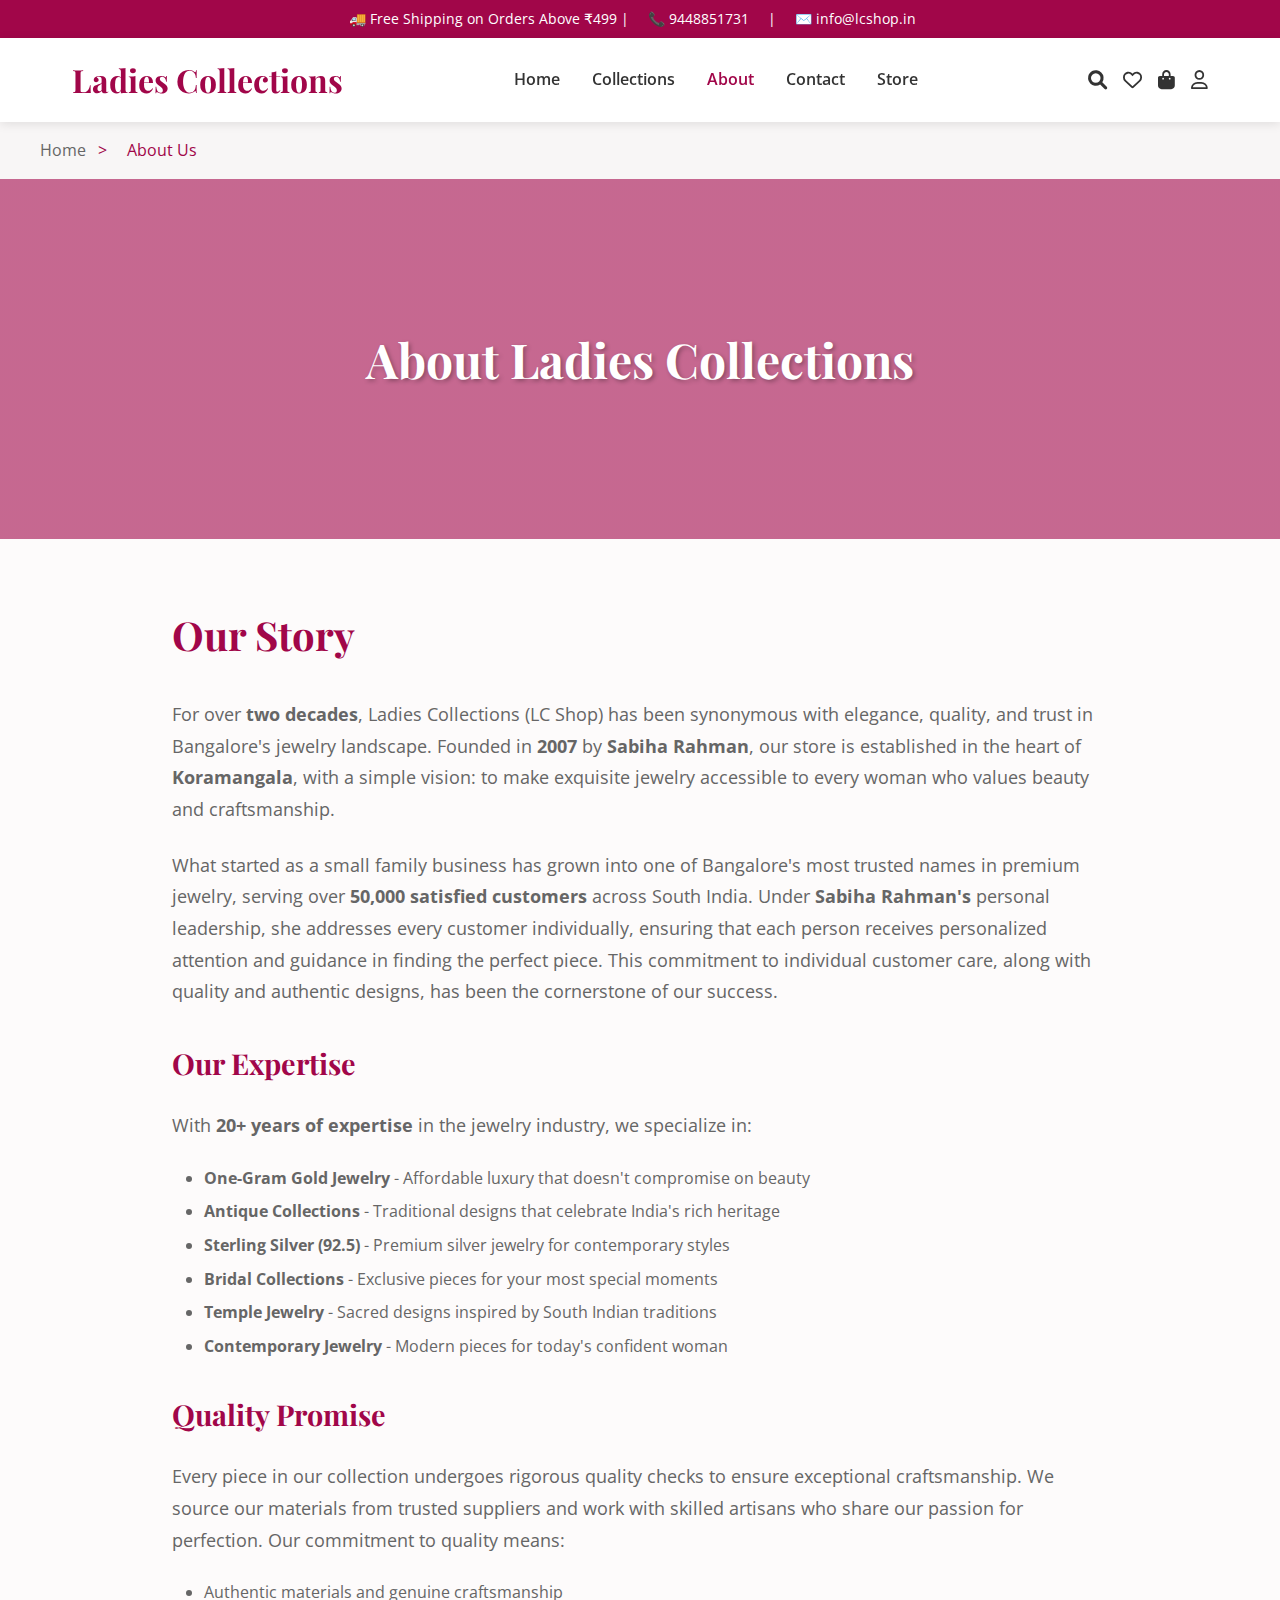
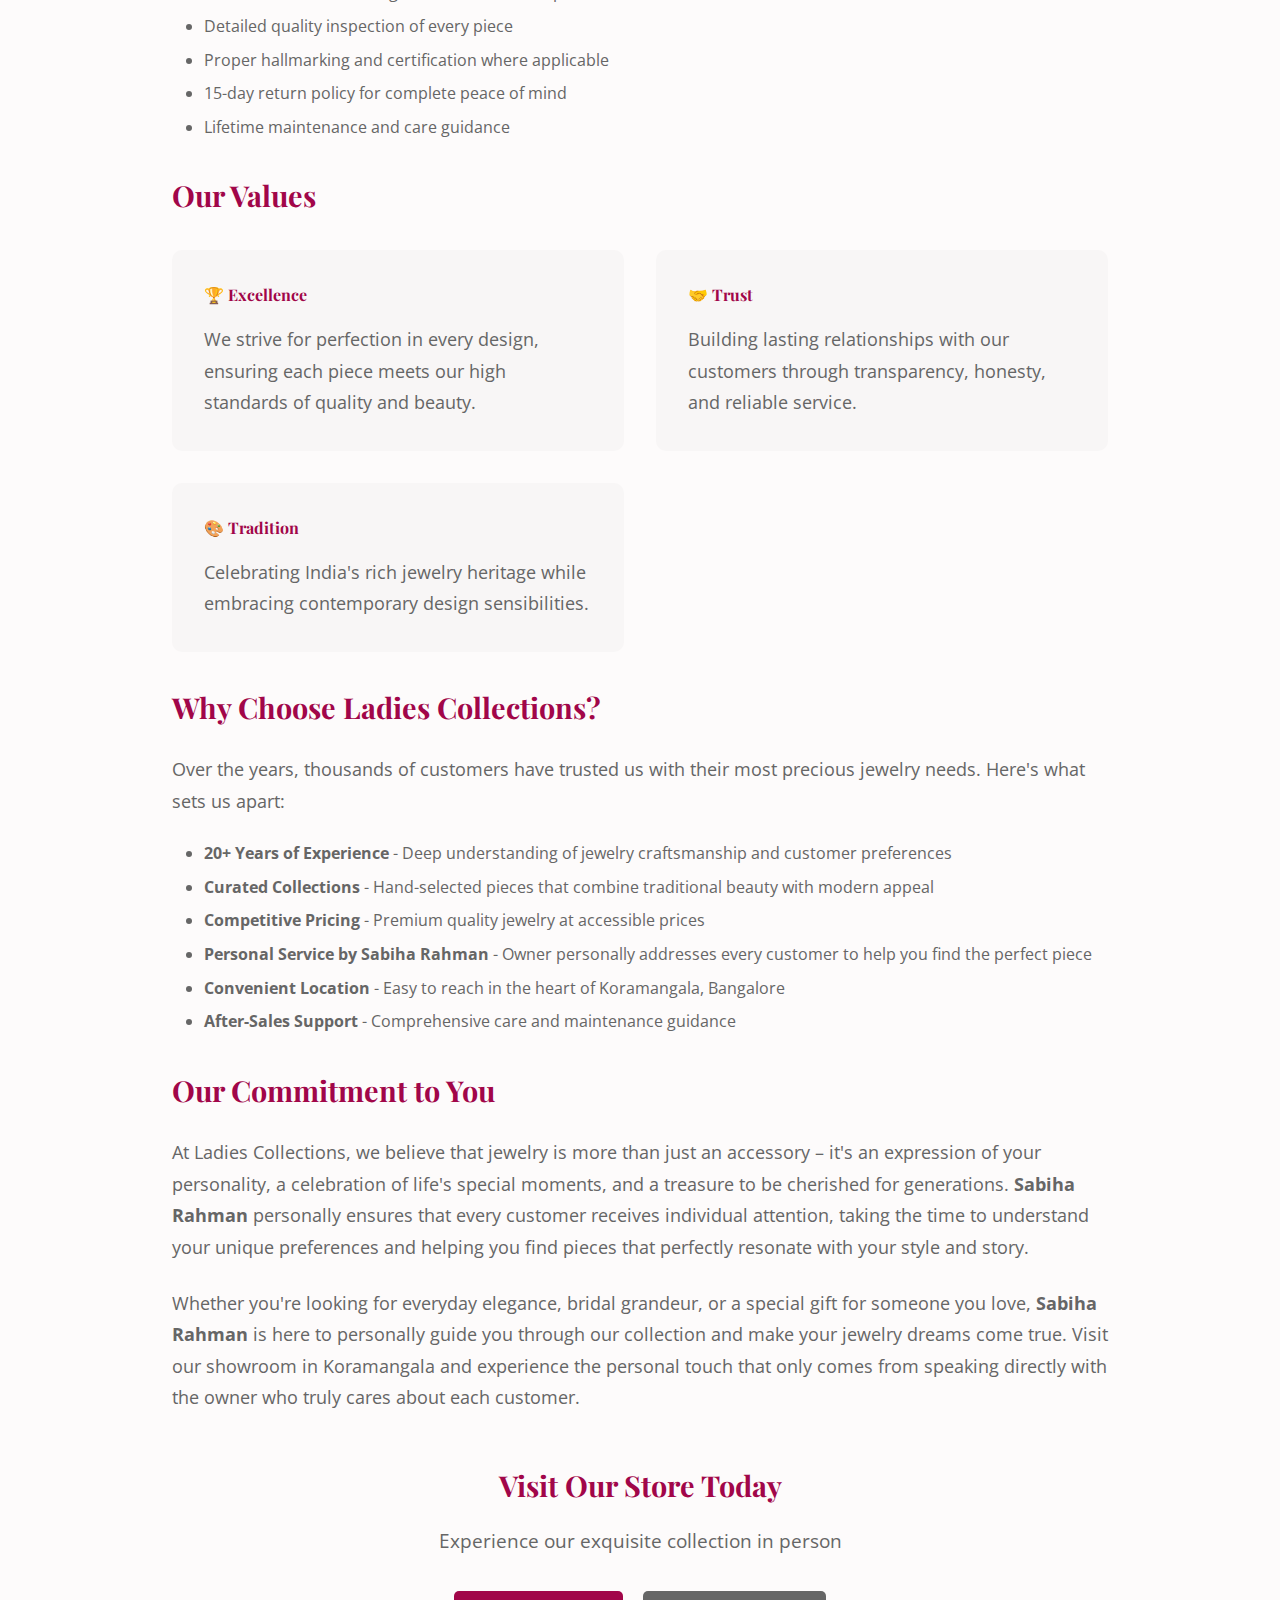
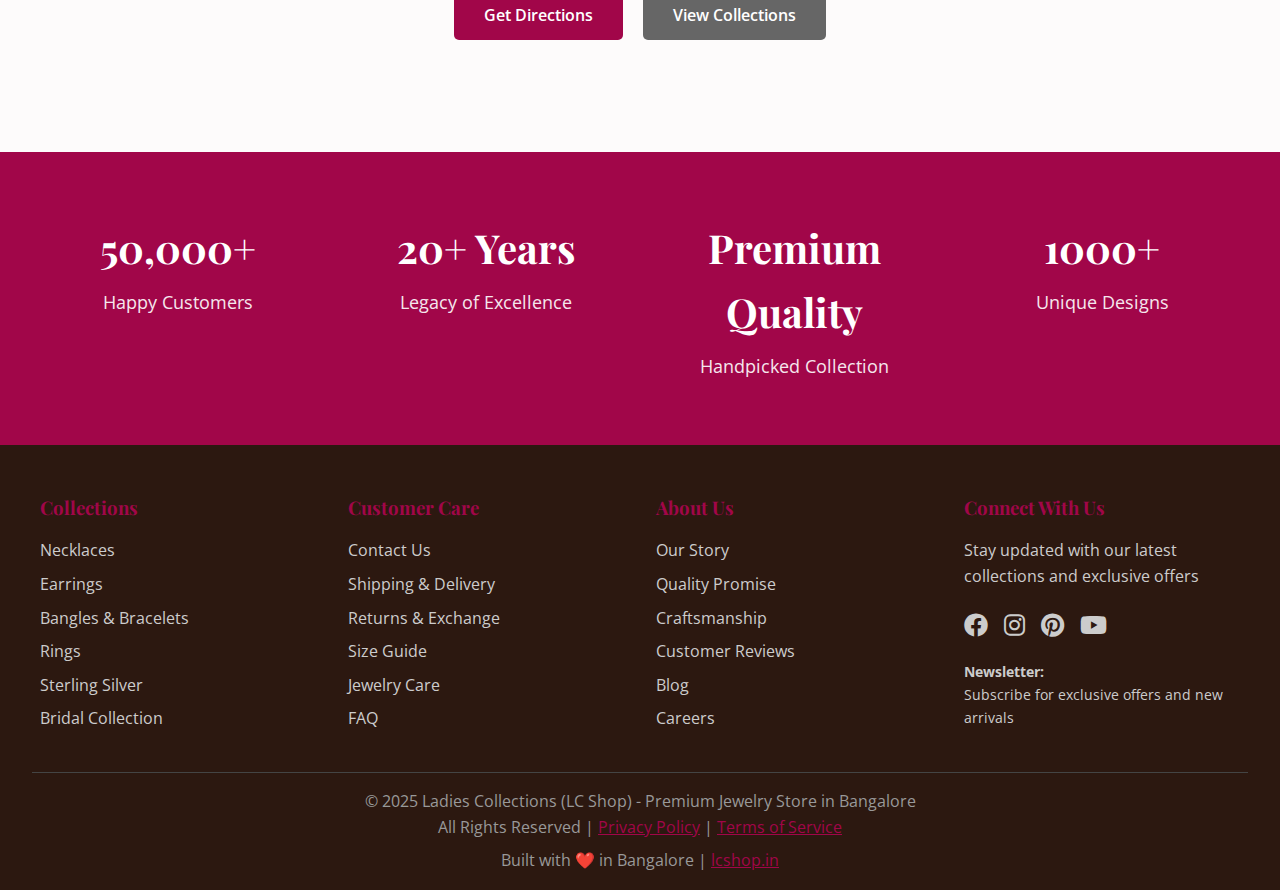
<file: about.html>
<!DOCTYPE html>
<html lang="en">
<head>
  <meta charset="UTF-8" />
  <meta name="viewport" content="width=device-width, initial-scale=1.0" />
  <title>About Us - Ladies Collections | 20+ Years of Premium Jewelry Excellence</title>
  <meta name="description" content="Discover the story behind Ladies Collections, Bangalore's trusted jewelry store for over 20 years. Premium one-gram gold, antique & silver jewelry in Koramangala.">
  <link href="https://fonts.googleapis.com/css2?family=Playfair+Display:wght@400;500;700&family=Open+Sans:wght@300;400;600&display=swap" rel="stylesheet">
  <link rel="stylesheet" href="https://cdnjs.cloudflare.com/ajax/libs/font-awesome/6.0.0/css/all.min.css">
  <link rel="stylesheet" href="css/style.css">
</head>
<body>

  <!-- Top Bar -->
  <div class="top-bar">
    <span>🚚 Free Shipping on Orders Above ₹499 | </span>
    <a href="tel:+919448851731">📞 9448851731</a>
    <span> | </span>
    <a href="mailto:info@lcshop.in">✉️ info@lcshop.in</a>
  </div>

  <!-- Header -->
  <header>
    <div class="header-content">
      <a href="index.html" class="logo">Ladies Collections</a>
      <nav>
        <ul class="nav-menu">
          <li><a href="index.html">Home</a></li>
          <li><a href="collections.html">Collections</a></li>
          <li><a href="about.html" class="active">About</a></li>
          <li><a href="contact.html">Contact</a></li>
          <li><a href="store.html">Store</a></li>
        </ul>
      </nav>
      <div class="header-actions">
        <a href="#search" title="Search"><i class="fas fa-search"></i></a>
        <a href="#wishlist" title="Wishlist"><i class="far fa-heart"></i></a>
        <a href="#cart" title="Cart"><i class="fas fa-shopping-bag"></i></a>
        <a href="#account" title="Account"><i class="far fa-user"></i></a>
      </div>
    </div>
  </header>

  <!-- Breadcrumb -->
  <div class="breadcrumb">
    <div class="breadcrumb-content">
      <a href="index.html">Home</a>
      <span>></span>
      <span>About Us</span>
    </div>
  </div>

  <!-- Page Hero -->
  <section class="page-hero">
    <h1>About Ladies Collections</h1>
  </section>

  <!-- About Content -->
  <section class="content-section">
    <h2>Our Story</h2>
    <p>
      For over <strong>two decades</strong>, Ladies Collections (LC Shop) has been synonymous with elegance, quality, and trust in Bangalore's jewelry landscape. Founded in <strong>2007</strong> by <strong>Sabiha Rahman</strong>, our store is established in the heart of <strong>Koramangala</strong>, with a simple vision: to make exquisite jewelry accessible to every woman who values beauty and craftsmanship.
    </p>
    <p>
      What started as a small family business has grown into one of Bangalore's most trusted names in premium jewelry, serving over <strong>50,000 satisfied customers</strong> across South India. Under <strong>Sabiha Rahman's</strong> personal leadership, she addresses every customer individually, ensuring that each person receives personalized attention and guidance in finding the perfect piece. This commitment to individual customer care, along with quality and authentic designs, has been the cornerstone of our success.
    </p>

    <h3>Our Expertise</h3>
    <p>
      With <strong>20+ years of expertise</strong> in the jewelry industry, we specialize in:
    </p>
    <ul>
      <li><strong>One-Gram Gold Jewelry</strong> - Affordable luxury that doesn't compromise on beauty</li>
      <li><strong>Antique Collections</strong> - Traditional designs that celebrate India's rich heritage</li>
      <li><strong>Sterling Silver (92.5)</strong> - Premium silver jewelry for contemporary styles</li>
      <li><strong>Bridal Collections</strong> - Exclusive pieces for your most special moments</li>
      <li><strong>Temple Jewelry</strong> - Sacred designs inspired by South Indian traditions</li>
      <li><strong>Contemporary Jewelry</strong> - Modern pieces for today's confident woman</li>
    </ul>

    <h3>Quality Promise</h3>
    <p>
      Every piece in our collection undergoes rigorous quality checks to ensure exceptional craftsmanship. We source our materials from trusted suppliers and work with skilled artisans who share our passion for perfection. Our commitment to quality means:
    </p>
    <ul>
      <li>Authentic materials and genuine craftsmanship</li>
      <li>Detailed quality inspection of every piece</li>
      <li>Proper hallmarking and certification where applicable</li>
      <li>15-day return policy for complete peace of mind</li>
      <li>Lifetime maintenance and care guidance</li>
    </ul>

    <h3>Our Values</h3>
    <div style="display: grid; grid-template-columns: repeat(auto-fit, minmax(300px, 1fr)); gap: 2rem; margin: 2rem 0;">
      <div style="background: #f8f6f6; padding: 2rem; border-radius: 10px;">
        <h4 style="color: #a10649; margin-bottom: 1rem; font-family: 'Playfair Display', serif;">🏆 Excellence</h4>
        <p style="margin: 0;">We strive for perfection in every design, ensuring each piece meets our high standards of quality and beauty.</p>
      </div>
      <div style="background: #f8f6f6; padding: 2rem; border-radius: 10px;">
        <h4 style="color: #a10649; margin-bottom: 1rem; font-family: 'Playfair Display', serif;">🤝 Trust</h4>
        <p style="margin: 0;">Building lasting relationships with our customers through transparency, honesty, and reliable service.</p>
      </div>
      <div style="background: #f8f6f6; padding: 2rem; border-radius: 10px;">
        <h4 style="color: #a10649; margin-bottom: 1rem; font-family: 'Playfair Display', serif;">🎨 Tradition</h4>
        <p style="margin: 0;">Celebrating India's rich jewelry heritage while embracing contemporary design sensibilities.</p>
      </div>
    </div>

    <h3>Why Choose Ladies Collections?</h3>
    <p>
      Over the years, thousands of customers have trusted us with their most precious jewelry needs. Here's what sets us apart:
    </p>
    <ul>
      <li><strong>20+ Years of Experience</strong> - Deep understanding of jewelry craftsmanship and customer preferences</li>
      <li><strong>Curated Collections</strong> - Hand-selected pieces that combine traditional beauty with modern appeal</li>
      <li><strong>Competitive Pricing</strong> - Premium quality jewelry at accessible prices</li>
      <li><strong>Personal Service by Sabiha Rahman</strong> - Owner personally addresses every customer to help you find the perfect piece</li>
      <li><strong>Convenient Location</strong> - Easy to reach in the heart of Koramangala, Bangalore</li>
      <li><strong>After-Sales Support</strong> - Comprehensive care and maintenance guidance</li>
    </ul>

    <h3>Our Commitment to You</h3>
    <p>
      At Ladies Collections, we believe that jewelry is more than just an accessory – it's an expression of your personality, a celebration of life's special moments, and a treasure to be cherished for generations. <strong>Sabiha Rahman</strong> personally ensures that every customer receives individual attention, taking the time to understand your unique preferences and helping you find pieces that perfectly resonate with your style and story.
    </p>
    <p>
      Whether you're looking for everyday elegance, bridal grandeur, or a special gift for someone you love, <strong>Sabiha Rahman</strong> is here to personally guide you through our collection and make your jewelry dreams come true. Visit our showroom in Koramangala and experience the personal touch that only comes from speaking directly with the owner who truly cares about each customer.
    </p>

    <div style="text-align: center; margin: 3rem 0;">
      <h3 style="color: #a10649; font-family: 'Playfair Display', serif; margin-bottom: 1rem;">Visit Our Store Today</h3>
      <p style="font-size: 1.2rem; margin-bottom: 2rem;">Experience our exquisite collection in person</p>
      <a href="contact.html" class="btn">Get Directions</a>
      <a href="collections.html" class="btn btn-secondary" style="margin-left: 1rem;">View Collections</a>
    </div>
  </section>

  <!-- Trust Section -->
  <section class="trust">
    <div class="trust-container">
      <div class="trust-item">
        <h3>50,000+</h3>
        <p>Happy Customers</p>
      </div>
      <div class="trust-item">
        <h3>20+ Years</h3>
        <p>Legacy of Excellence</p>
      </div>
      <div class="trust-item">
        <h3>Premium Quality</h3>
        <p>Handpicked Collection</p>
      </div>
      <div class="trust-item">
        <h3>1000+</h3>
        <p>Unique Designs</p>
      </div>
    </div>
  </section>

  <!-- Footer -->
  <footer>
    <div class="footer-content">
      <div class="footer-section">
        <h3>Collections</h3>
        <ul>
          <li><a href="collections/necklaces.html">Necklaces</a></li>
          <li><a href="collections/earrings.html">Earrings</a></li>
          <li><a href="collections/bangles.html">Bangles & Bracelets</a></li>
          <li><a href="collections/rings.html">Rings</a></li>
          <li><a href="collections/silver.html">Sterling Silver</a></li>
          <li><a href="collections/bridal.html">Bridal Collection</a></li>
        </ul>
      </div>
      <div class="footer-section">
        <h3>Customer Care</h3>
        <ul>
          <li><a href="contact.html">Contact Us</a></li>
          <li><a href="shipping.html">Shipping & Delivery</a></li>
          <li><a href="returns.html">Returns & Exchange</a></li>
          <li><a href="size-guide.html">Size Guide</a></li>
          <li><a href="care.html">Jewelry Care</a></li>
          <li><a href="faq.html">FAQ</a></li>
        </ul>
      </div>
      <div class="footer-section">
        <h3>About Us</h3>
        <ul>
          <li><a href="about.html">Our Story</a></li>
          <li><a href="quality.html">Quality Promise</a></li>
          <li><a href="craftsmanship.html">Craftsmanship</a></li>
          <li><a href="testimonials.html">Customer Reviews</a></li>
          <li><a href="blog.html">Blog</a></li>
          <li><a href="careers.html">Careers</a></li>
        </ul>
      </div>
      <div class="footer-section">
        <h3>Connect With Us</h3>
        <p style="margin-bottom: 1rem;">Stay updated with our latest collections and exclusive offers</p>
        <div class="social-links">
          <a href="https://facebook.com/ladiesCollectionsBangalore" title="Facebook"><i class="fab fa-facebook"></i></a>
          <a href="https://instagram.com/ladiesCollectionsBangalore" title="Instagram"><i class="fab fa-instagram"></i></a>
          <a href="https://pinterest.com/ladiesCollectionsBangalore" title="Pinterest"><i class="fab fa-pinterest"></i></a>
          <a href="https://youtube.com/ladiesCollectionsBangalore" title="YouTube"><i class="fab fa-youtube"></i></a>
        </div>
        <p style="margin-top: 1rem; font-size: 0.9rem;">
          <strong>Newsletter:</strong><br>
          Subscribe for exclusive offers and new arrivals
        </p>
      </div>
    </div>
    
    <div class="footer-bottom">
      <p>&copy; 2025 Ladies Collections (LC Shop) - Premium Jewelry Store in Bangalore</p>
      <p>All Rights Reserved | <a href="privacy.html" style="color: #a10649;">Privacy Policy</a> | <a href="terms.html" style="color: #a10649;">Terms of Service</a></p>
      <p style="margin-top: 0.5rem;">Built with ❤️ in Bangalore | <a href="https://lcshop.in" style="color: #a10649;">lcshop.in</a></p>
    </div>
  </footer>

  <script src="js/main.js"></script>
</body>
</html>
</file>
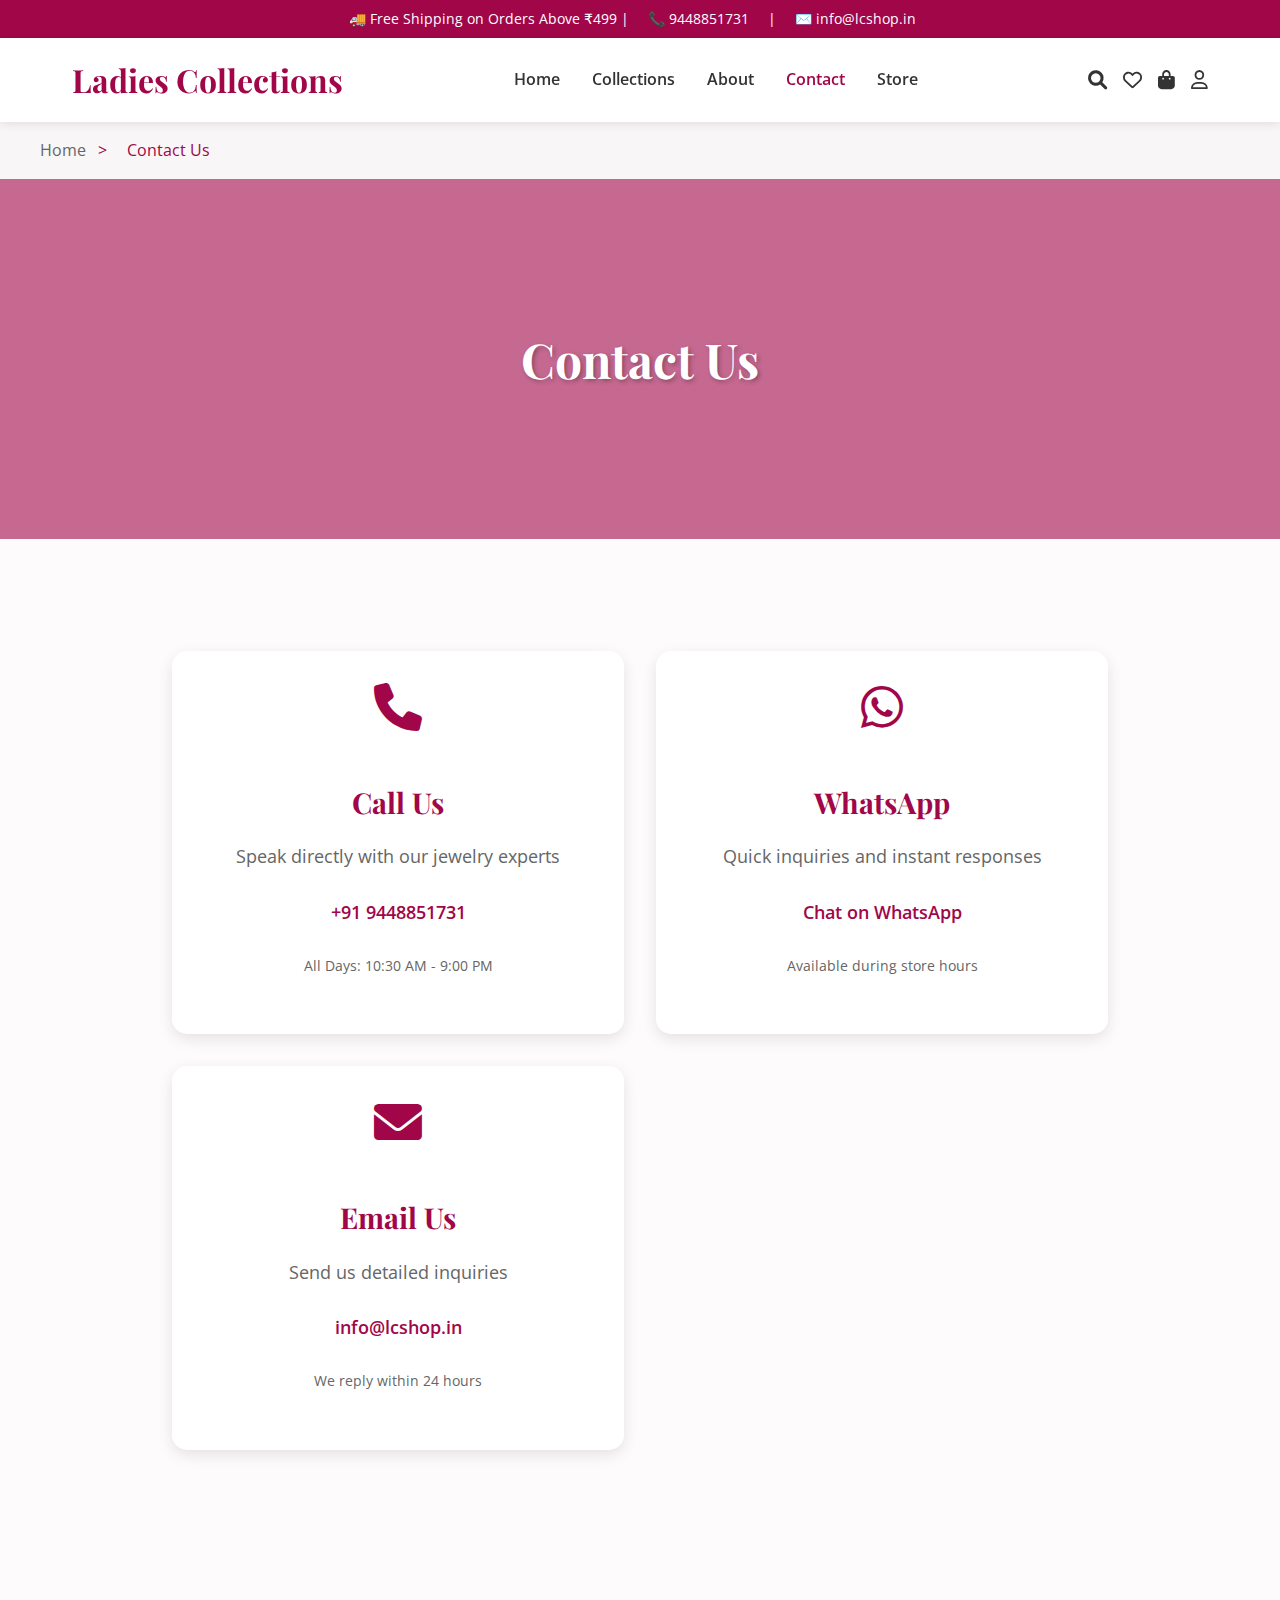
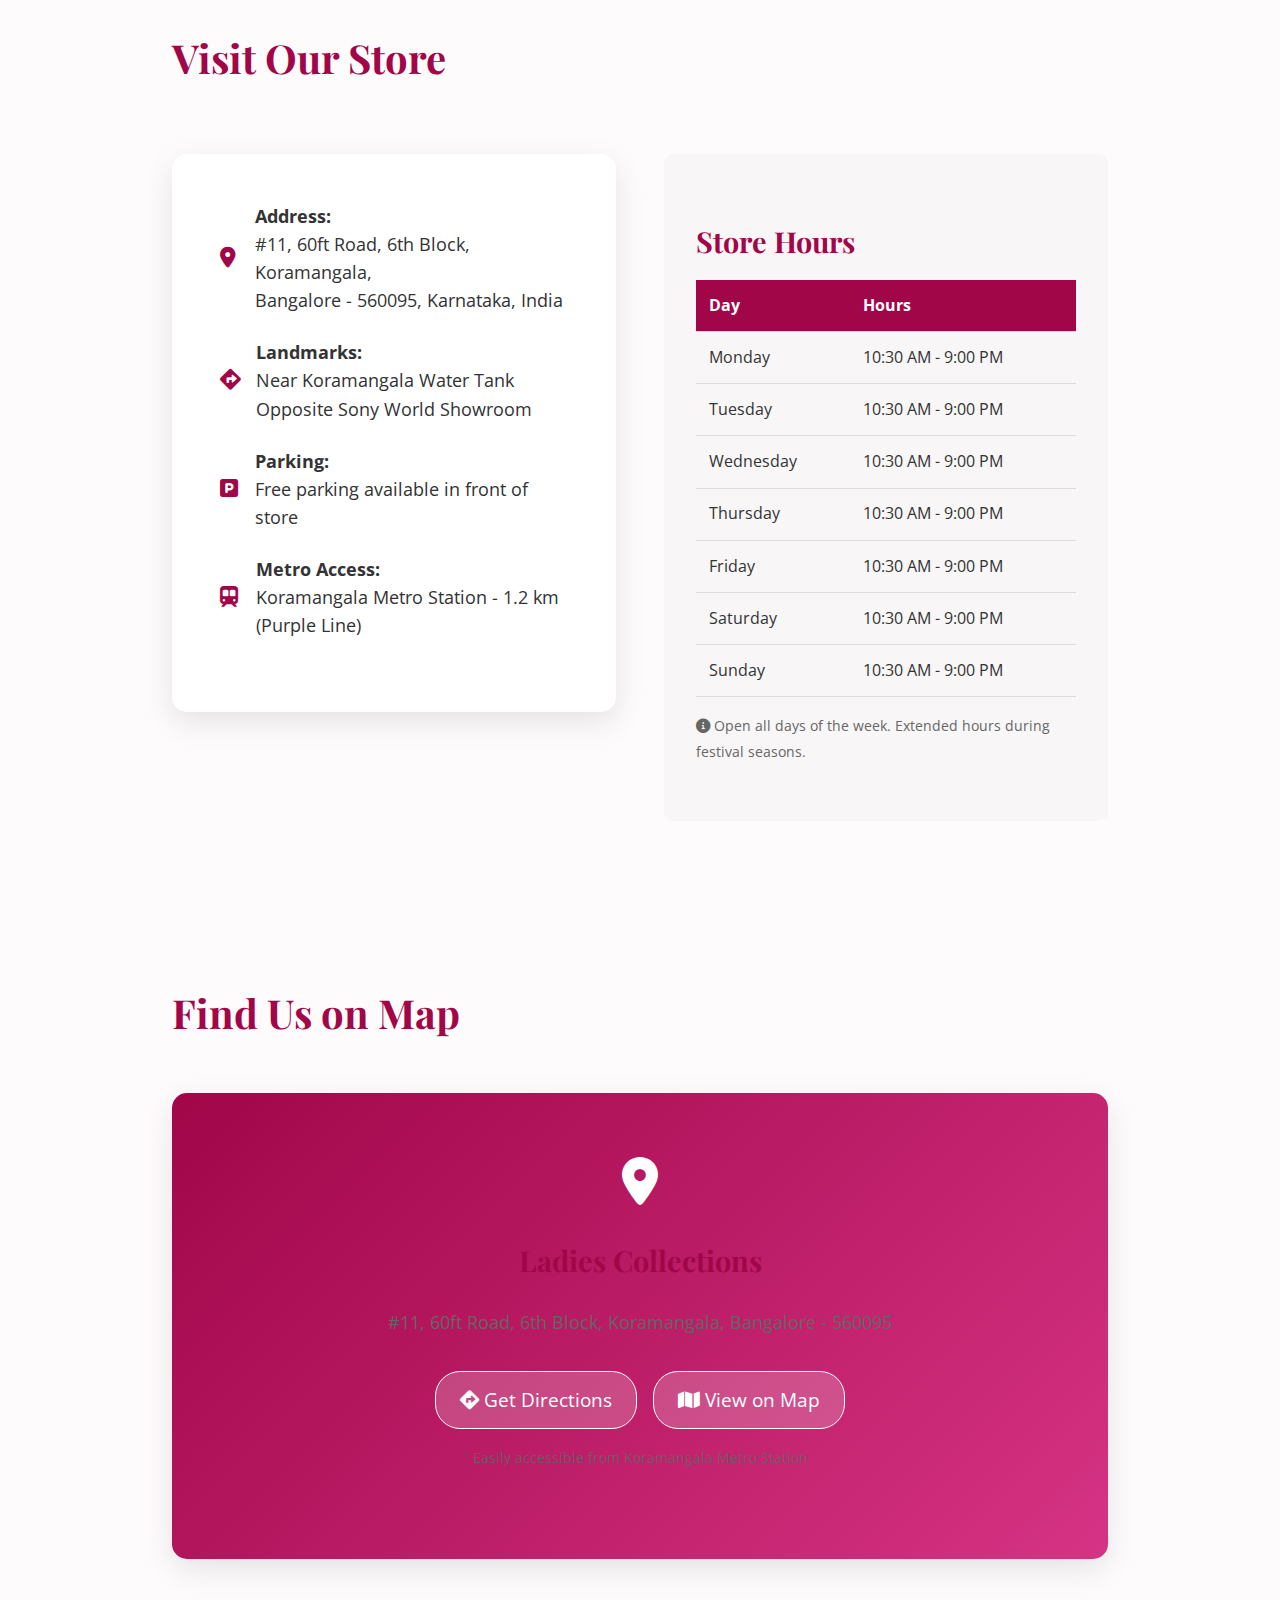
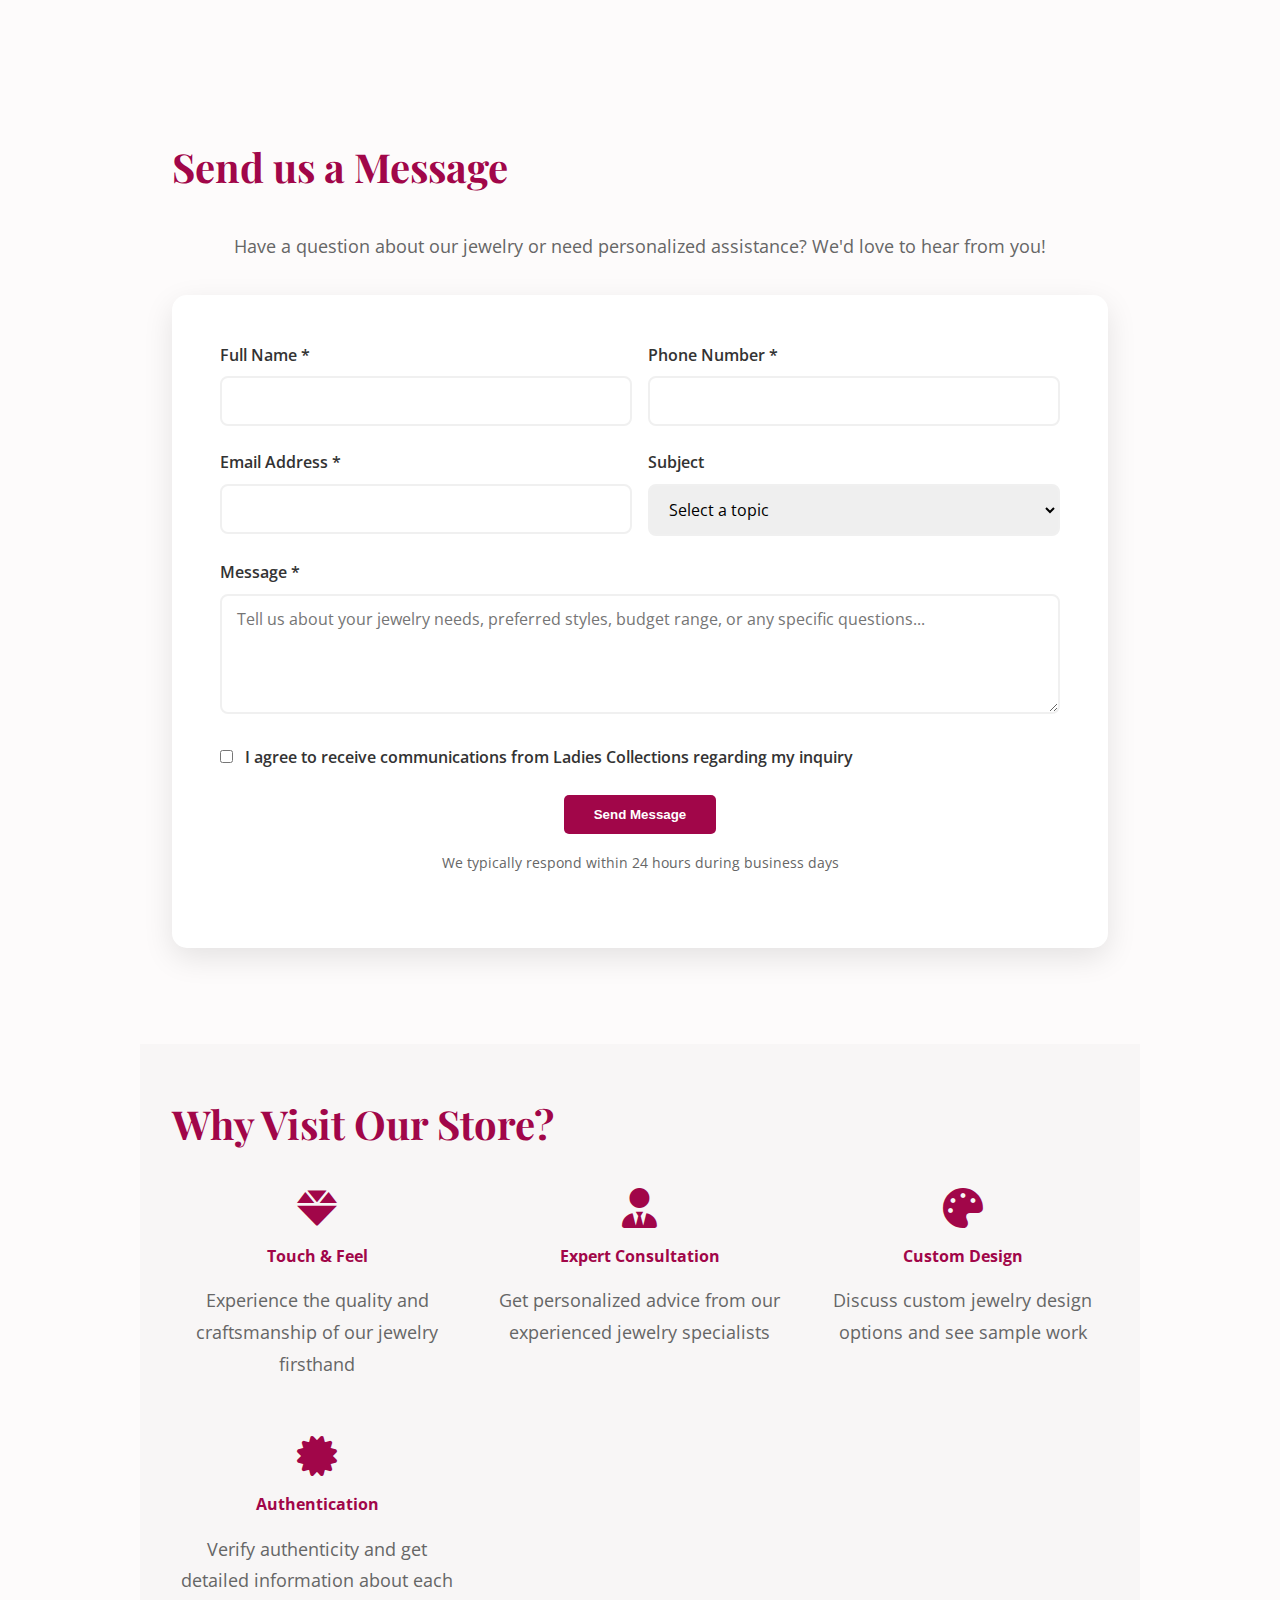
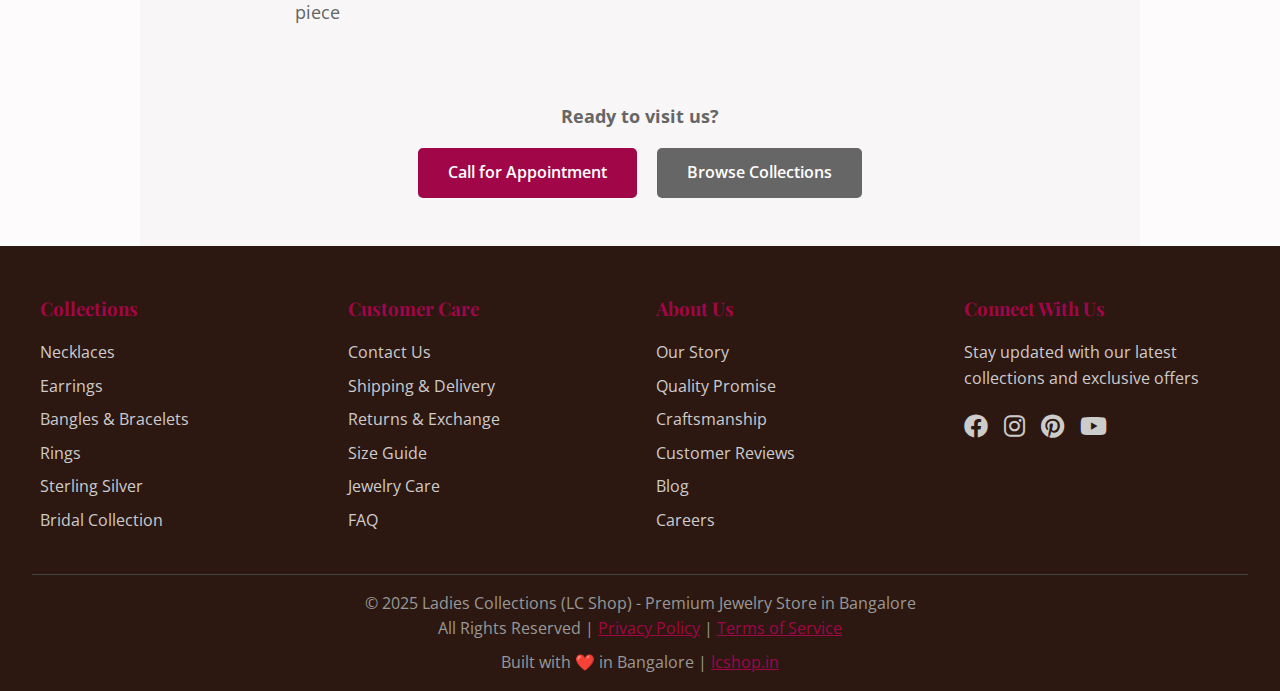
<file: contact.html>
<!DOCTYPE html>
<html lang="en">
<head>
  <meta charset="UTF-8" />
  <meta name="viewport" content="width=device-width, initial-scale=1.0" />
  <title>Contact Us - Ladies Collections | Visit Our Koramangala Store</title>
  <meta name="description" content="Visit Ladies Collections jewelry store in Koramangala, Bangalore. Get directions, store hours, contact details. Call +91 9448851731 or email info@lcshop.in">
  <link href="https://fonts.googleapis.com/css2?family=Playfair+Display:wght@400;500;700&family=Open+Sans:wght@300;400;600&display=swap" rel="stylesheet">
  <link rel="stylesheet" href="https://cdnjs.cloudflare.com/ajax/libs/font-awesome/6.0.0/css/all.min.css">
  <link rel="stylesheet" href="css/style.css">
  <style>
    .contact-form {
      background: white;
      padding: 3rem;
      border-radius: 15px;
      box-shadow: 0 10px 30px rgba(0,0,0,0.1);
      margin: 2rem 0;
    }
    
    .form-group {
      margin-bottom: 1.5rem;
    }
    
    .form-group label {
      display: block;
      margin-bottom: 0.5rem;
      font-weight: 600;
      color: #333;
    }
    
    .form-group input,
    .form-group textarea,
    .form-group select {
      width: 100%;
      padding: 12px 15px;
      border: 2px solid #f0f0f0;
      border-radius: 8px;
      font-size: 1rem;
      transition: border-color 0.3s;
      font-family: 'Open Sans', sans-serif;
    }
    
    .form-group input:focus,
    .form-group textarea:focus,
    .form-group select:focus {
      outline: none;
      border-color: #a10649;
    }
    
    .form-group textarea {
      resize: vertical;
      min-height: 120px;
    }
    
    .form-row {
      display: grid;
      grid-template-columns: 1fr 1fr;
      gap: 1rem;
    }
    
    .store-hours {
      background: #f8f6f6;
      padding: 2rem;
      border-radius: 10px;
      margin: 2rem 0;
    }
    
    .hours-table {
      width: 100%;
      border-collapse: collapse;
    }
    
    .hours-table th,
    .hours-table td {
      padding: 0.8rem;
      text-align: left;
      border-bottom: 1px solid #ddd;
    }
    
    .hours-table th {
      background-color: #a10649;
      color: white;
    }
    
    .hours-table tr:hover {
      background-color: #f5f5f5;
    }
    
    .contact-methods {
      display: grid;
      grid-template-columns: repeat(auto-fit, minmax(300px, 1fr));
      gap: 2rem;
      margin: 3rem 0;
    }
    
    .contact-method {
      background: white;
      padding: 2rem;
      border-radius: 15px;
      box-shadow: 0 5px 15px rgba(0,0,0,0.1);
      text-align: center;
      transition: transform 0.3s;
    }
    
    .contact-method:hover {
      transform: translateY(-5px);
    }
    
    .contact-method i {
      font-size: 3rem;
      color: #a10649;
      margin-bottom: 1rem;
    }
    
    .contact-method h3 {
      color: #a10649;
      margin-bottom: 1rem;
      font-family: 'Playfair Display', serif;
    }
    
    .contact-method a {
      color: #a10649;
      text-decoration: none;
      font-weight: 600;
    }
    
    .map-container {
      margin: 3rem 0;
      border-radius: 15px;
      overflow: hidden;
      box-shadow: 0 10px 30px rgba(0,0,0,0.1);
    }
    
    .map-placeholder {
      background: linear-gradient(135deg, #a10649, #d63384);
      color: white;
      padding: 4rem 2rem;
      text-align: center;
      font-size: 1.2rem;
    }
    
    @media (max-width: 768px) {
      .form-row {
        grid-template-columns: 1fr;
      }
      
      .contact-form {
        padding: 2rem 1rem;
      }
      
      .hours-table th,
      .hours-table td {
        padding: 0.5rem;
        font-size: 0.9rem;
      }
    }
  </style>
</head>
<body>

  <!-- Top Bar -->
  <div class="top-bar">
    <span>🚚 Free Shipping on Orders Above ₹499 | </span>
    <a href="tel:+919448851731">📞 9448851731</a>
    <span> | </span>
    <a href="mailto:info@lcshop.in">✉️ info@lcshop.in</a>
  </div>

  <!-- Header -->
  <header>
    <div class="header-content">
      <a href="index.html" class="logo">Ladies Collections</a>
      <nav>
        <ul class="nav-menu">
          <li><a href="index.html">Home</a></li>
          <li><a href="collections.html">Collections</a></li>
          <li><a href="about.html">About</a></li>
          <li><a href="contact.html" class="active">Contact</a></li>
          <li><a href="store.html">Store</a></li>
        </ul>
      </nav>
      <div class="header-actions">
        <a href="#search" title="Search"><i class="fas fa-search"></i></a>
        <a href="#wishlist" title="Wishlist"><i class="far fa-heart"></i></a>
        <a href="#cart" title="Cart"><i class="fas fa-shopping-bag"></i></a>
        <a href="#account" title="Account"><i class="far fa-user"></i></a>
      </div>
    </div>
  </header>

  <!-- Breadcrumb -->
  <div class="breadcrumb">
    <div class="breadcrumb-content">
      <a href="index.html">Home</a>
      <span>></span>
      <span>Contact Us</span>
    </div>
  </div>

  <!-- Page Hero -->
  <section class="page-hero">
    <h1>Contact Us</h1>
  </section>

  <!-- Contact Methods -->
  <section class="content-section">
    <div class="contact-methods">
      <div class="contact-method">
        <i class="fas fa-phone"></i>
        <h3>Call Us</h3>
        <p>Speak directly with our jewelry experts</p>
        <p><a href="tel:+919448851731">+91 9448851731</a></p>
        <p style="font-size: 0.9rem; color: #666; margin-top: 0.5rem;">All Days: 10:30 AM - 9:00 PM</p>
      </div>
      
      <div class="contact-method">
        <i class="fab fa-whatsapp"></i>
        <h3>WhatsApp</h3>
        <p>Quick inquiries and instant responses</p>
        <p><a href="https://wa.me/919448851731">Chat on WhatsApp</a></p>
        <p style="font-size: 0.9rem; color: #666; margin-top: 0.5rem;">Available during store hours</p>
      </div>
      
      <div class="contact-method">
        <i class="fas fa-envelope"></i>
        <h3>Email Us</h3>
        <p>Send us detailed inquiries</p>
        <p><a href="mailto:info@lcshop.in">info@lcshop.in</a></p>
        <p style="font-size: 0.9rem; color: #666; margin-top: 0.5rem;">We reply within 24 hours</p>
      </div>
    </div>
  </section>

  <!-- Store Information -->
  <section class="content-section">
    <h2>Visit Our Store</h2>
    <div style="display: grid; grid-template-columns: 1fr 1fr; gap: 3rem; align-items: start;" class="store-info-grid">
      <div>
        <div class="contact-card">
          <div class="contact-item">
            <i class="fas fa-map-marker-alt"></i>
            <div>
              <strong>Address:</strong><br>
              #11, 60ft Road, 6th Block, Koramangala,<br>
              Bangalore - 560095, Karnataka, India
            </div>
          </div>
          <div class="contact-item">
            <i class="fas fa-directions"></i>
            <div>
              <strong>Landmarks:</strong><br>
              Near Koramangala Water Tank<br>
              Opposite Sony World Showroom
            </div>
          </div>
          <div class="contact-item">
            <i class="fas fa-parking"></i>
            <div>
              <strong>Parking:</strong><br>
              Free parking available in front of store
            </div>
          </div>
          <div class="contact-item">
            <i class="fas fa-subway"></i>
            <div>
              <strong>Metro Access:</strong><br>
              Koramangala Metro Station - 1.2 km<br>
              (Purple Line)
            </div>
          </div>
        </div>
      </div>
      
      <div class="store-hours">
        <h3 style="color: #a10649; font-family: 'Playfair Display', serif; margin-bottom: 1rem;">Store Hours</h3>
        <table class="hours-table">
          <thead>
            <tr>
              <th>Day</th>
              <th>Hours</th>
            </tr>
          </thead>
          <tbody>
            <tr>
              <td>Monday</td>
              <td>10:30 AM - 9:00 PM</td>
            </tr>
            <tr>
              <td>Tuesday</td>
              <td>10:30 AM - 9:00 PM</td>
            </tr>
            <tr>
              <td>Wednesday</td>
              <td>10:30 AM - 9:00 PM</td>
            </tr>
            <tr>
              <td>Thursday</td>
              <td>10:30 AM - 9:00 PM</td>
            </tr>
            <tr>
              <td>Friday</td>
              <td>10:30 AM - 9:00 PM</td>
            </tr>
            <tr>
              <td>Saturday</td>
              <td>10:30 AM - 9:00 PM</td>
            </tr>
            <tr>
              <td>Sunday</td>
              <td>10:30 AM - 9:00 PM</td>
            </tr>
          </tbody>
        </table>
        <p style="margin-top: 1rem; font-size: 0.9rem; color: #666;">
          <i class="fas fa-info-circle"></i> 
          Open all days of the week. Extended hours during festival seasons.
        </p>
      </div>
    </div>
  </section>

  <!-- Map Section -->
  <section class="content-section">
    <h2>Find Us on Map</h2>
    <div class="map-container">
      <!-- You can replace this with actual Google Maps embed -->
      <div class="map-placeholder">
        <i class="fas fa-map-marker-alt" style="font-size: 3rem; margin-bottom: 1rem; display: block;"></i>
        <h3>Ladies Collections</h3>
        <p>#11, 60ft Road, 6th Block, Koramangala, Bangalore - 560095</p>
        <div style="margin-top: 2rem; display: flex; gap: 1rem; justify-content: center; flex-wrap: wrap;">
          <a href="https://maps.google.com/?q=Ladies+Collections,+11+60ft+Road+6th+Block+Koramangala+Bangalore+560095" 
             target="_blank" 
             style="color: white; text-decoration: none; background: rgba(255,255,255,0.2); padding: 0.8rem 1.5rem; border-radius: 25px; border: 1px solid white; transition: all 0.3s;"
             rel="noopener noreferrer"
             onmouseover="this.style.background='rgba(255,255,255,0.3)'"
             onmouseout="this.style.background='rgba(255,255,255,0.2)'">
            <i class="fas fa-directions"></i> Get Directions
          </a>
          <a href="https://maps.google.com/search/Ladies+Collections+Koramangala+Bangalore" 
             target="_blank" 
             style="color: white; text-decoration: none; background: rgba(255,255,255,0.2); padding: 0.8rem 1.5rem; border-radius: 25px; border: 1px solid white; transition: all 0.3s;"
             rel="noopener noreferrer"
             onmouseover="this.style.background='rgba(255,255,255,0.3)'"
             onmouseout="this.style.background='rgba(255,255,255,0.2)'">
            <i class="fas fa-map"></i> View on Map
          </a>
        </div>
        <p style="font-size: 0.9rem; margin-top: 1rem; opacity: 0.8;">
          Easily accessible from Koramangala Metro Station
        </p>
      </div>
    </div>
  </section>

  <!-- Contact Form -->
  <section class="content-section">
    <h2>Send us a Message</h2>
    <p style="text-align: center; margin-bottom: 2rem; color: #666;">
      Have a question about our jewelry or need personalized assistance? We'd love to hear from you!
    </p>
    
    <div class="contact-form">
      <form id="contact-form">
        <div class="form-row">
          <div class="form-group">
            <label for="name">Full Name *</label>
            <input type="text" id="name" name="name" required>
          </div>
          <div class="form-group">
            <label for="phone">Phone Number *</label>
            <input type="tel" id="phone" name="phone" required>
          </div>
        </div>
        
        <div class="form-row">
          <div class="form-group">
            <label for="email">Email Address *</label>
            <input type="email" id="email" name="email" required>
          </div>
          <div class="form-group">
            <label for="subject">Subject</label>
            <select id="subject" name="subject">
              <option value="">Select a topic</option>
              <option value="product-inquiry">Product Inquiry</option>
              <option value="custom-order">Custom Order</option>
              <option value="bridal-consultation">Bridal Consultation</option>
              <option value="repair-service">Repair Service</option>
              <option value="return-exchange">Return/Exchange</option>
              <option value="general">General Question</option>
            </select>
          </div>
        </div>
        
        <div class="form-group">
          <label for="message">Message *</label>
          <textarea id="message" name="message" placeholder="Tell us about your jewelry needs, preferred styles, budget range, or any specific questions..." required></textarea>
        </div>
        
        <div class="form-group">
          <label>
            <input type="checkbox" required style="width: auto; margin-right: 0.5rem;">
            I agree to receive communications from Ladies Collections regarding my inquiry
          </label>
        </div>
        
        <div style="text-align: center;">
          <button type="submit" class="btn">Send Message</button>
          <p style="font-size: 0.9rem; color: #666; margin-top: 1rem;">
            We typically respond within 24 hours during business days
          </p>
        </div>
      </form>
    </div>
  </section>

  <!-- Additional Info -->
  <section class="content-section" style="background-color: #f8f6f6; padding: 3rem 2rem;">
    <h2>Why Visit Our Store?</h2>
    <div style="display: grid; grid-template-columns: repeat(auto-fit, minmax(250px, 1fr)); gap: 2rem; margin-top: 2rem;">
      <div style="text-align: center;">
        <i class="fas fa-gem" style="font-size: 2.5rem; color: #a10649; margin-bottom: 1rem;"></i>
        <h4 style="color: #a10649; margin-bottom: 1rem;">Touch & Feel</h4>
        <p>Experience the quality and craftsmanship of our jewelry firsthand</p>
      </div>
      <div style="text-align: center;">
        <i class="fas fa-user-tie" style="font-size: 2.5rem; color: #a10649; margin-bottom: 1rem;"></i>
        <h4 style="color: #a10649; margin-bottom: 1rem;">Expert Consultation</h4>
        <p>Get personalized advice from our experienced jewelry specialists</p>
      </div>
      <div style="text-align: center;">
        <i class="fas fa-palette" style="font-size: 2.5rem; color: #a10649; margin-bottom: 1rem;"></i>
        <h4 style="color: #a10649; margin-bottom: 1rem;">Custom Design</h4>
        <p>Discuss custom jewelry design options and see sample work</p>
      </div>
      <div style="text-align: center;">
        <i class="fas fa-certificate" style="font-size: 2.5rem; color: #a10649; margin-bottom: 1rem;"></i>
        <h4 style="color: #a10649; margin-bottom: 1rem;">Authentication</h4>
        <p>Verify authenticity and get detailed information about each piece</p>
      </div>
    </div>
    
    <div style="text-align: center; margin-top: 3rem;">
      <p style="font-size: 1.1rem; margin-bottom: 1rem; color: #666;">
        <strong>Ready to visit us?</strong>
      </p>
      <a href="tel:+919448851731" class="btn">Call for Appointment</a>
      <a href="collections.html" class="btn btn-secondary" style="margin-left: 1rem;">Browse Collections</a>
    </div>
  </section>

  <!-- Footer -->
  <footer>
    <div class="footer-content">
      <div class="footer-section">
        <h3>Collections</h3>
        <ul>
          <li><a href="collections/necklaces.html">Necklaces</a></li>
          <li><a href="collections/earrings.html">Earrings</a></li>
          <li><a href="collections/bangles.html">Bangles & Bracelets</a></li>
          <li><a href="collections/rings.html">Rings</a></li>
          <li><a href="collections/silver.html">Sterling Silver</a></li>
          <li><a href="collections/bridal.html">Bridal Collection</a></li>
        </ul>
      </div>
      <div class="footer-section">
        <h3>Customer Care</h3>
        <ul>
          <li><a href="contact.html">Contact Us</a></li>
          <li><a href="shipping.html">Shipping & Delivery</a></li>
          <li><a href="returns.html">Returns & Exchange</a></li>
          <li><a href="size-guide.html">Size Guide</a></li>
          <li><a href="care.html">Jewelry Care</a></li>
          <li><a href="faq.html">FAQ</a></li>
        </ul>
      </div>
      <div class="footer-section">
        <h3>About Us</h3>
        <ul>
          <li><a href="about.html">Our Story</a></li>
          <li><a href="quality.html">Quality Promise</a></li>
          <li><a href="craftsmanship.html">Craftsmanship</a></li>
          <li><a href="testimonials.html">Customer Reviews</a></li>
          <li><a href="blog.html">Blog</a></li>
          <li><a href="careers.html">Careers</a></li>
        </ul>
      </div>
      <div class="footer-section">
        <h3>Connect With Us</h3>
        <p style="margin-bottom: 1rem;">Stay updated with our latest collections and exclusive offers</p>
        <div class="social-links">
          <a href="https://facebook.com/ladiesCollectionsBangalore" title="Facebook"><i class="fab fa-facebook"></i></a>
          <a href="https://instagram.com/lcshop.in" title="Instagram"><i class="fab fa-instagram"></i></a>
          <a href="https://pinterest.com/ladiesCollectionsBangalore" title="Pinterest"><i class="fab fa-pinterest"></i></a>
          <a href="https://youtube.com/ladiesCollectionsBangalore" title="YouTube"><i class="fab fa-youtube"></i></a>
        </div>
      </div>
    </div>
    
    <div class="footer-bottom">
      <p>&copy; 2025 Ladies Collections (LC Shop) - Premium Jewelry Store in Bangalore</p>
      <p>All Rights Reserved | <a href="privacy.html" style="color: #a10649;">Privacy Policy</a> | <a href="terms.html" style="color: #a10649;">Terms of Service</a></p>
      <p style="margin-top: 0.5rem;">Built with ❤️ in Bangalore | <a href="https://lcshop.in" style="color: #a10649;">lcshop.in</a></p>
    </div>
  </footer>

  <script src="js/main.js"></script>
  <style>
    @media (max-width: 768px) {
      .store-info-grid {
        grid-template-columns: 1fr !important;
        gap: 2rem !important;
      }
    }
  </style>
</body>
</html>
</file>
<file: css/style.css>
/* Ladies Collections - Shared Stylesheet */
* { 
  margin: 0; 
  padding: 0; 
  box-sizing: border-box; 
}

body {
  font-family: 'Open Sans', sans-serif;
  line-height: 1.6;
  color: #333;
  background-color: #fdfbfb;
}

/* Header Styles */
.top-bar {
  background-color: #a10649;
  color: white;
  padding: 8px 0;
  font-size: 14px;
  text-align: center;
}

.top-bar a {
  color: white;
  text-decoration: none;
  margin: 0 15px;
}

header {
  background-color: #fff;
  box-shadow: 0 2px 10px rgba(0,0,0,0.1);
  position: sticky;
  top: 0;
  z-index: 100;
}

.header-content {
  max-width: 1200px;
  margin: 0 auto;
  display: flex;
  justify-content: space-between;
  align-items: center;
  padding: 1rem 2rem;
}

.logo {
  font-family: 'Playfair Display', serif;
  font-size: 2rem;
  font-weight: 700;
  color: #a10649;
  text-decoration: none;
}

.nav-menu {
  display: flex;
  list-style: none;
  gap: 2rem;
}

.nav-menu a {
  text-decoration: none;
  color: #333;
  font-weight: 600;
  transition: color 0.3s;
}

.nav-menu a:hover,
.nav-menu a.active {
  color: #a10649;
}

.header-actions {
  display: flex;
  align-items: center;
  gap: 1rem;
}

.header-actions a {
  color: #333;
  font-size: 1.2rem;
  text-decoration: none;
  transition: color 0.3s;
}

.header-actions a:hover {
  color: #a10649;
}

/* Hero Carousel Section */
.hero-carousel {
  position: relative;
  height: 70vh;
  overflow: hidden;
}

.carousel-container {
  position: relative;
  width: 100%;
  height: 100%;
}

.carousel-slide {
  position: absolute;
  top: 0;
  left: 0;
  width: 100%;
  height: 100%;
  background-size: cover;
  background-position: center;
  background-repeat: no-repeat;
  display: flex;
  align-items: center;
  justify-content: center;
  text-align: center;
  color: white;
  opacity: 0;
  transition: opacity 1s ease-in-out;
}

.carousel-slide::before {
  content: '';
  position: absolute;
  top: 0;
  left: 0;
  right: 0;
  bottom: 0;
  background: linear-gradient(rgba(161, 6, 73, 0.4), rgba(161, 6, 73, 0.4));
  z-index: 1;
}

.carousel-slide.active {
  opacity: 1;
}

.hero-content {
  position: relative;
  z-index: 2;
  max-width: 800px;
  padding: 2rem;
}

.carousel-nav {
  position: absolute;
  top: 50%;
  transform: translateY(-50%);
  z-index: 3;
  width: 100%;
  display: flex;
  justify-content: space-between;
  padding: 0 2rem;
}

.carousel-prev,
.carousel-next {
  background: rgba(255, 255, 255, 0.2);
  border: 2px solid white;
  color: white;
  width: 50px;
  height: 50px;
  border-radius: 50%;
  font-size: 1.5rem;
  cursor: pointer;
  transition: all 0.3s ease;
  backdrop-filter: blur(10px);
}

.carousel-prev:hover,
.carousel-next:hover {
  background: rgba(255, 255, 255, 0.3);
  transform: scale(1.1);
}

.carousel-dots {
  position: absolute;
  bottom: 2rem;
  left: 50%;
  transform: translateX(-50%);
  z-index: 3;
  display: flex;
  gap: 1rem;
}

.dot {
  width: 12px;
  height: 12px;
  border-radius: 50%;
  background: rgba(255, 255, 255, 0.5);
  cursor: pointer;
  transition: all 0.3s ease;
}

.dot.active,
.dot:hover {
  background: white;
  transform: scale(1.2);
}

/* Legacy hero class for compatibility */
.hero {
  background: linear-gradient(rgba(161, 6, 73, 0.4), rgba(161, 6, 73, 0.4)), 
              url('https://images.unsplash.com/photo-1515562141207-7a88fb7ce338?auto=format&fit=crop&w=1350&q=80') center/cover;
  height: 70vh;
  display: flex;
  align-items: center;
  justify-content: center;
  text-align: center;
  color: white;
}

.hero-content h1 {
  font-family: 'Playfair Display', serif;
  font-size: 3.5rem;
  margin-bottom: 1rem;
  text-shadow: 2px 2px 4px rgba(0,0,0,0.3);
}

.hero-content p {
  font-size: 1.3rem;
  margin-bottom: 2rem;
  max-width: 600px;
}

/* Page Hero (for inner pages) */
.page-hero {
  background: linear-gradient(rgba(161, 6, 73, 0.6), rgba(161, 6, 73, 0.6)), 
              url('https://images.unsplash.com/photo-1584208123944-cc93fd91fca1?auto=format&fit=crop&w=1350&q=80') center/cover;
  height: 40vh;
  display: flex;
  align-items: center;
  justify-content: center;
  text-align: center;
  color: white;
}

.page-hero h1 {
  font-family: 'Playfair Display', serif;
  font-size: 3rem;
  text-shadow: 2px 2px 4px rgba(0,0,0,0.3);
}

/* Buttons */
.btn {
  display: inline-block;
  padding: 12px 30px;
  background-color: #a10649;
  color: white;
  text-decoration: none;
  border-radius: 5px;
  font-weight: 600;
  transition: all 0.3s;
  border: none;
  cursor: pointer;
}

.btn:hover {
  background-color: #7d0438;
  transform: translateY(-2px);
}

.btn-outline {
  background-color: transparent;
  border: 2px solid white;
  color: white;
}

.btn-outline:hover {
  background-color: white;
  color: #a10649;
}

.btn-secondary {
  background-color: #666;
}

.btn-secondary:hover {
  background-color: #555;
}

/* Features Section */
.features {
  padding: 4rem 2rem;
  background-color: #f8f6f6;
}

.features-container {
  max-width: 1200px;
  margin: 0 auto;
  display: grid;
  grid-template-columns: repeat(auto-fit, minmax(250px, 1fr));
  gap: 2rem;
  text-align: center;
}

.feature-card {
  background: white;
  padding: 2rem;
  border-radius: 10px;
  box-shadow: 0 5px 15px rgba(0,0,0,0.1);
  transition: transform 0.3s;
}

.feature-card:hover {
  transform: translateY(-5px);
}

.feature-icon {
  font-size: 3rem;
  color: #a10649;
  margin-bottom: 1rem;
}

.feature-card h3 {
  color: #a10649;
  margin-bottom: 1rem;
  font-family: 'Playfair Display', serif;
}

/* Product Categories */
.categories {
  padding: 4rem 2rem;
  max-width: 1200px;
  margin: 0 auto;
}

.section-title {
  text-align: center;
  font-family: 'Playfair Display', serif;
  font-size: 2.5rem;
  color: #a10649;
  margin-bottom: 3rem;
}

.categories-grid {
  display: grid;
  grid-template-columns: repeat(auto-fit, minmax(300px, 1fr));
  gap: 2rem;
}

.category-card {
  position: relative;
  border-radius: 15px;
  overflow: hidden;
  box-shadow: 0 8px 25px rgba(0,0,0,0.15);
  transition: transform 0.3s;
  height: 300px;
}

.category-card:hover {
  transform: scale(1.03);
}

.category-card img {
  width: 100%;
  height: 100%;
  object-fit: cover;
}

.category-overlay {
  position: absolute;
  bottom: 0;
  left: 0;
  right: 0;
  background: linear-gradient(transparent, rgba(161, 6, 73, 0.9));
  color: white;
  padding: 2rem;
  text-align: center;
}

.category-overlay h3 {
  font-family: 'Playfair Display', serif;
  font-size: 1.5rem;
  margin-bottom: 0.5rem;
}

/* Trust Section */
.trust {
  background-color: #a10649;
  color: white;
  padding: 4rem 2rem;
  text-align: center;
}

.trust-container {
  max-width: 1200px;
  margin: 0 auto;
  display: grid;
  grid-template-columns: repeat(auto-fit, minmax(200px, 1fr));
  gap: 2rem;
}

.trust-item h3 {
  font-family: 'Playfair Display', serif;
  font-size: 2.5rem;
  margin-bottom: 0.5rem;
}

.trust-item p {
  font-size: 1.1rem;
  opacity: 0.9;
}

/* Content Sections */
.content-section {
  padding: 4rem 2rem;
  max-width: 1000px;
  margin: 0 auto;
}

.content-section.centered {
  text-align: center;
}

.content-section h2 {
  font-family: 'Playfair Display', serif;
  font-size: 2.5rem;
  color: #a10649;
  margin-bottom: 2rem;
}

.content-section h3 {
  font-family: 'Playfair Display', serif;
  font-size: 1.8rem;
  color: #a10649;
  margin-bottom: 1.5rem;
  margin-top: 2rem;
}

.content-section p {
  font-size: 1.1rem;
  line-height: 1.8;
  color: #666;
  margin-bottom: 1.5rem;
}

.content-section ul {
  margin-left: 2rem;
  margin-bottom: 1.5rem;
}

.content-section ul li {
  margin-bottom: 0.5rem;
  color: #666;
}

/* Contact Section */
.contact {
  background-color: #f8f6f6;
  padding: 4rem 2rem;
}

.contact-container {
  max-width: 1000px;
  margin: 0 auto;
  text-align: center;
}

.contact-card {
  background: white;
  padding: 3rem;
  border-radius: 15px;
  box-shadow: 0 10px 30px rgba(0,0,0,0.1);
  display: inline-block;
  margin-top: 2rem;
  text-align: left;
  min-width: 400px;
}

.contact-item {
  display: flex;
  align-items: center;
  margin-bottom: 1.5rem;
  font-size: 1.1rem;
}

.contact-item i {
  color: #a10649;
  font-size: 1.3rem;
  margin-right: 1rem;
  width: 20px;
}

.contact-item a {
  color: #a10649;
  text-decoration: none;
  font-weight: 600;
}

/* Footer */
footer {
  background-color: #2c1810;
  color: #ccc;
  padding: 3rem 2rem 1rem;
}

.footer-content {
  max-width: 1200px;
  margin: 0 auto;
  display: grid;
  grid-template-columns: repeat(auto-fit, minmax(250px, 1fr));
  gap: 2rem;
  margin-bottom: 2rem;
}

.footer-section h3 {
  color: #a10649;
  font-family: 'Playfair Display', serif;
  margin-bottom: 1rem;
}

.footer-section ul {
  list-style: none;
}

.footer-section ul li {
  margin-bottom: 0.5rem;
}

.footer-section ul li a {
  color: #ccc;
  text-decoration: none;
  transition: color 0.3s;
}

.footer-section ul li a:hover {
  color: #a10649;
}

.social-links {
  display: flex;
  gap: 1rem;
  margin-top: 1rem;
}

.social-links a {
  color: #ccc;
  font-size: 1.5rem;
  transition: color 0.3s;
}

.social-links a:hover {
  color: #a10649;
}

.footer-bottom {
  border-top: 1px solid #444;
  padding-top: 1rem;
  text-align: center;
  color: #999;
}

/* Product Grid */
.product-grid {
  display: grid;
  grid-template-columns: repeat(auto-fit, minmax(280px, 1fr));
  gap: 2rem;
  padding: 2rem 0;
}

.product-card {
  background: white;
  border-radius: 15px;
  overflow: hidden;
  box-shadow: 0 5px 15px rgba(0,0,0,0.1);
  transition: transform 0.3s;
}

.product-card:hover {
  transform: translateY(-5px);
}

.product-card img {
  width: 100%;
  height: 250px;
  object-fit: cover;
}

.product-info {
  padding: 1.5rem;
}

.product-info h3 {
  font-family: 'Playfair Display', serif;
  color: #a10649;
  margin-bottom: 0.5rem;
}

.product-info p {
  color: #666;
  margin-bottom: 1rem;
}

.product-price {
  font-size: 1.2rem;
  font-weight: 600;
  color: #a10649;
}

/* Breadcrumb */
.breadcrumb {
  background-color: #f8f6f6;
  padding: 1rem 2rem;
}

.breadcrumb-content {
  max-width: 1200px;
  margin: 0 auto;
}

.breadcrumb a {
  color: #666;
  text-decoration: none;
}

.breadcrumb a:hover {
  color: #a10649;
}

.breadcrumb span {
  color: #a10649;
  margin: 0 0.5rem;
}

/* Mobile Responsive */
@media (max-width: 768px) {
  .header-content {
    padding: 1rem;
    flex-direction: column;
    gap: 1rem;
  }
  
  .nav-menu {
    gap: 1rem;
  }
  
  .hero-carousel {
    height: 50vh;
  }
  
  .hero-content h1,
  .page-hero h1 {
    font-size: 2.5rem;
  }
  
  .hero-content p {
    font-size: 1.1rem;
  }
  
  .carousel-nav {
    padding: 0 1rem;
  }
  
  .carousel-prev,
  .carousel-next {
    width: 40px;
    height: 40px;
    font-size: 1.2rem;
  }
  
  .carousel-dots {
    bottom: 1rem;
  }
  
  .contact-card {
    min-width: auto;
    width: 100%;
  }
  
  .section-title {
    font-size: 2rem;
  }

  .content-section {
    padding: 2rem 1rem;
  }
}

@media (max-width: 480px) {
  .header-content {
    text-align: center;
  }
  
  .nav-menu {
    flex-direction: column;
    gap: 0.5rem;
  }
  
  .hero-content h1,
  .page-hero h1 {
    font-size: 2rem;
  }
  
  .features-container,
  .categories-grid,
  .trust-container,
  .product-grid {
    grid-template-columns: 1fr;
  }

  .content-section h2 {
    font-size: 2rem;
  }

  .content-section h3 {
    font-size: 1.5rem;
  }
}
</file>
